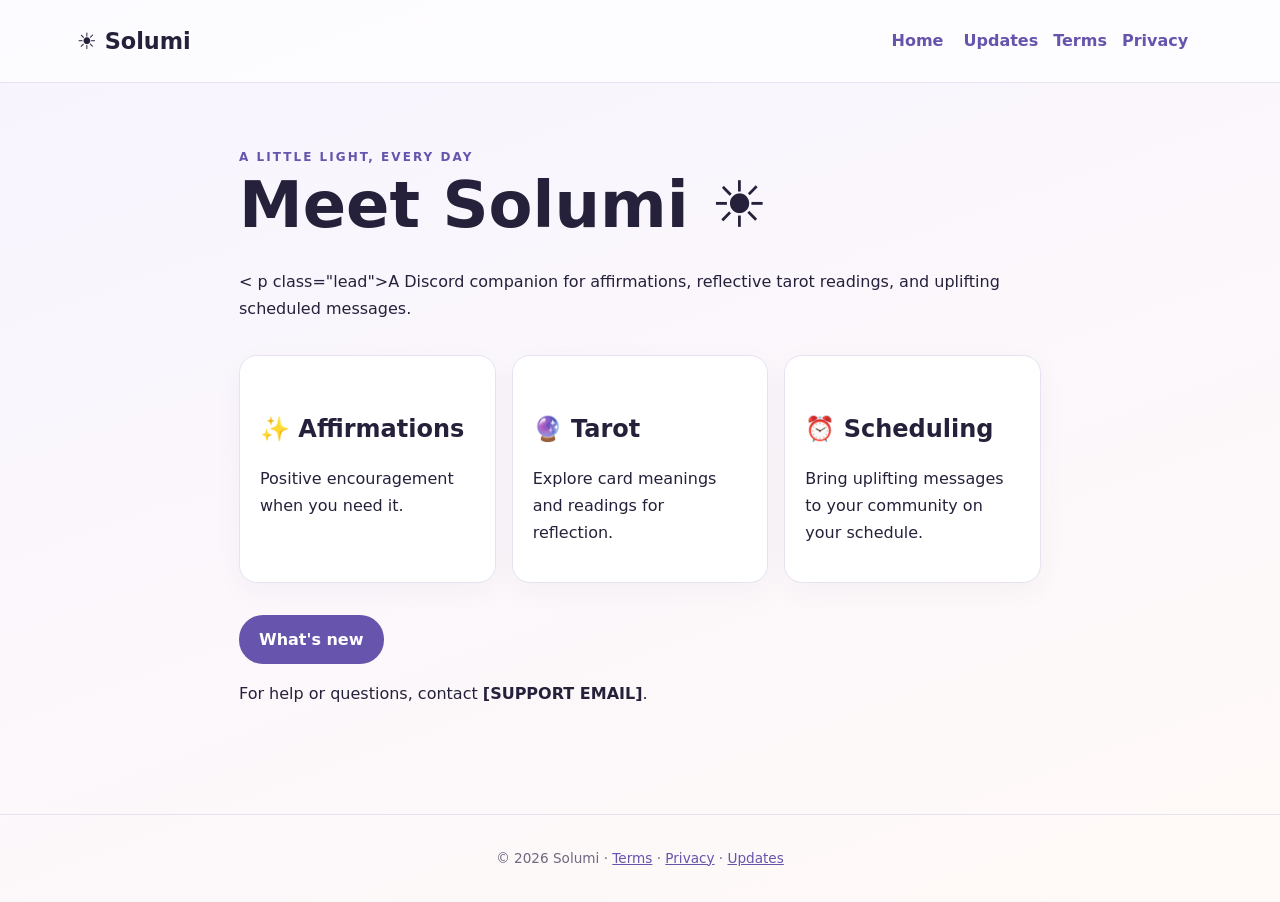
<file: index.html>
<!doctype html><html lang="en"><head><meta charset="utf-8">
  <meta name="viewport" content="width=device-width,initial-scale=1">
  <meta name="description" content="Solumi Discord bot: affirmations, tarot and scheduled messages">
  <title>Home | Solumi</title><link rel="stylesheet" href="style.css">
</head><body><header><a class="brand" href="index.html">☀ Solumi</a><nav><a href="index.html">Home</a>
  <a href="updates.html">Updates</a><a href="terms.html">Terms</a><a href="privacy.html">Privacy</a>
</nav></header><main><div class="eyebrow">A little light, every day</div>
  <h1>Meet Solumi ☀</h1>
  <  p class="lead">A Discord companion for affirmations, reflective tarot readings, and uplifting scheduled messages.</p>
  <div class="tiles"><section class="tile"><h2>✨ Affirmations</h2><p>Positive encouragement when you need it.</p></section>
    <section class="tile"><h2>🔮 Tarot</h2><p>Explore card meanings and readings for reflection.</p>
    </section><section class="tile"><h2>⏰ Scheduling</h2><p>Bring uplifting messages to your community on your schedule.</p>
    </section></div><p><a class="button" href="updates.html">What's new</a>
    </p><p>For help or questions, contact <strong>[SUPPORT EMAIL]</strong>.
    </p></main><footer>© 2026 Solumi · <a href="terms.html">Terms</a> · 
      <a href="privacy.html">Privacy</a> · <a href="updates.html">Updates</a>
    </footer></body></html>
</file>
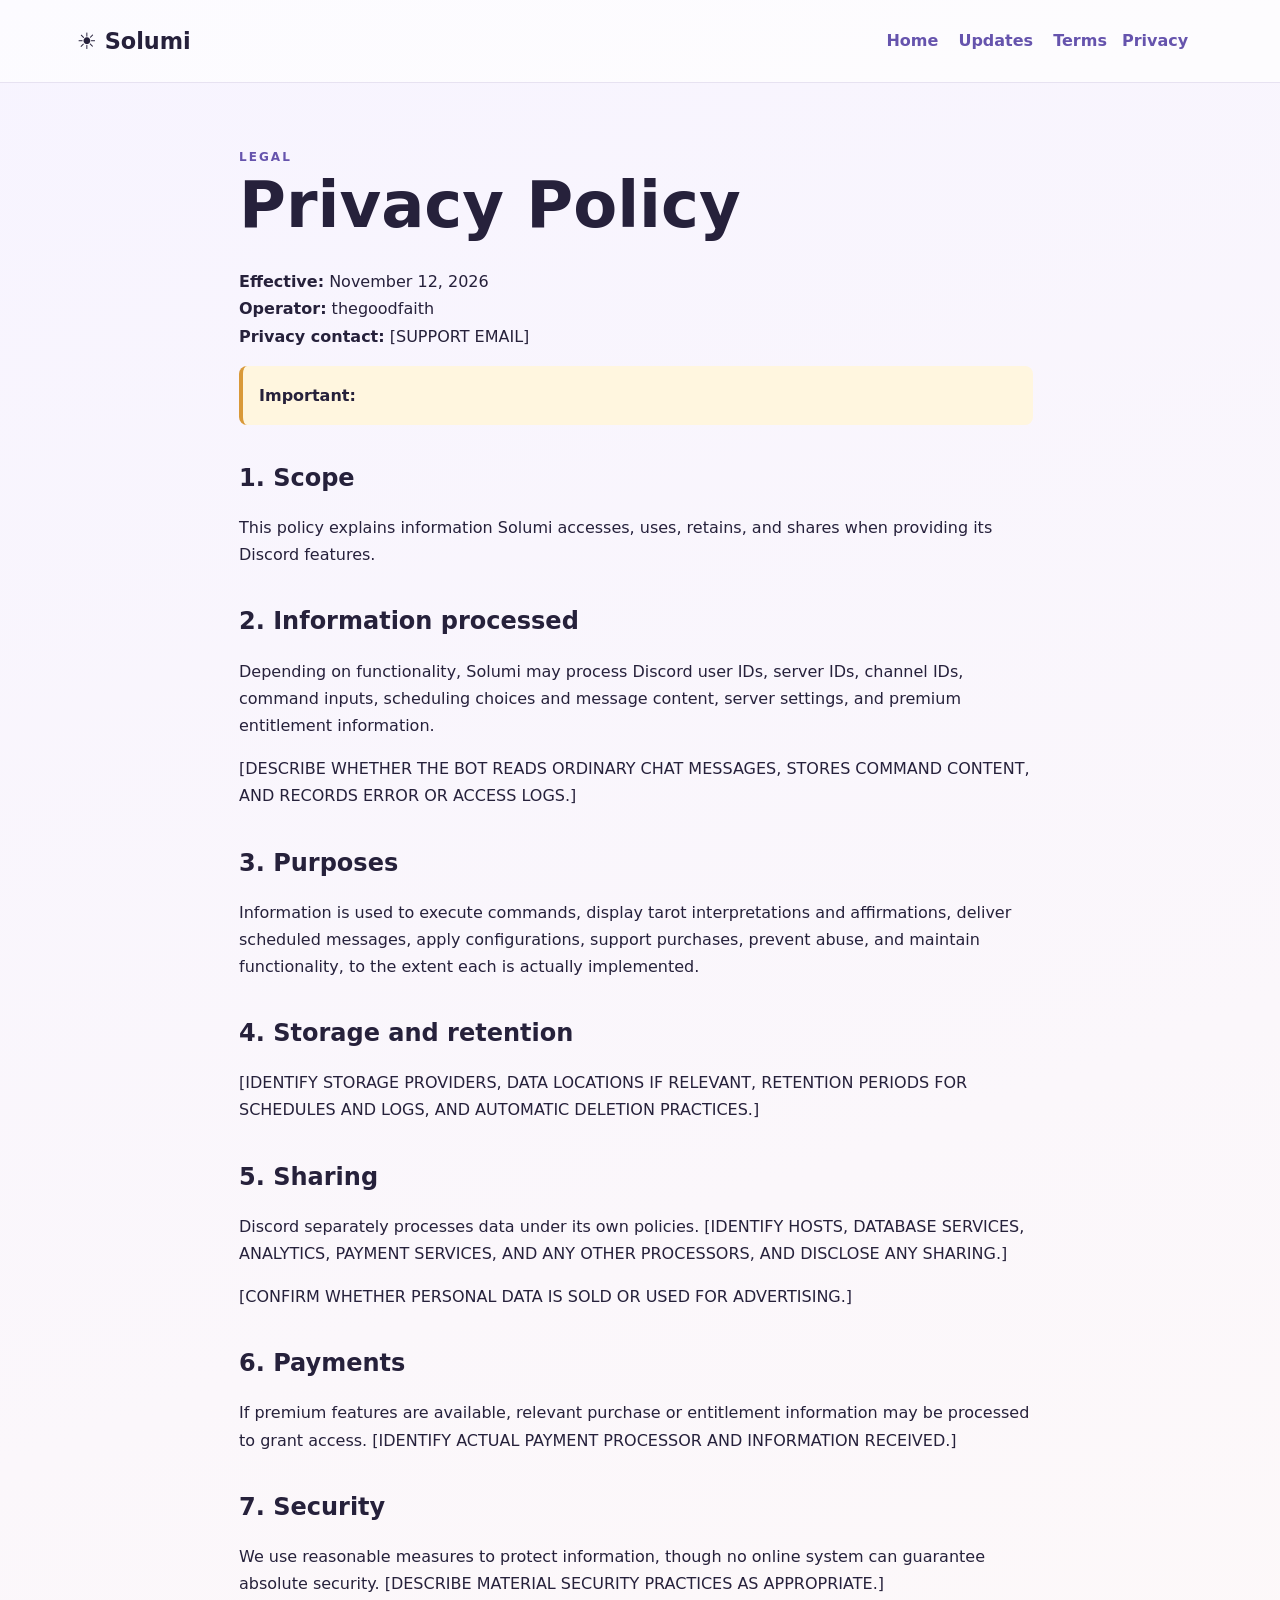
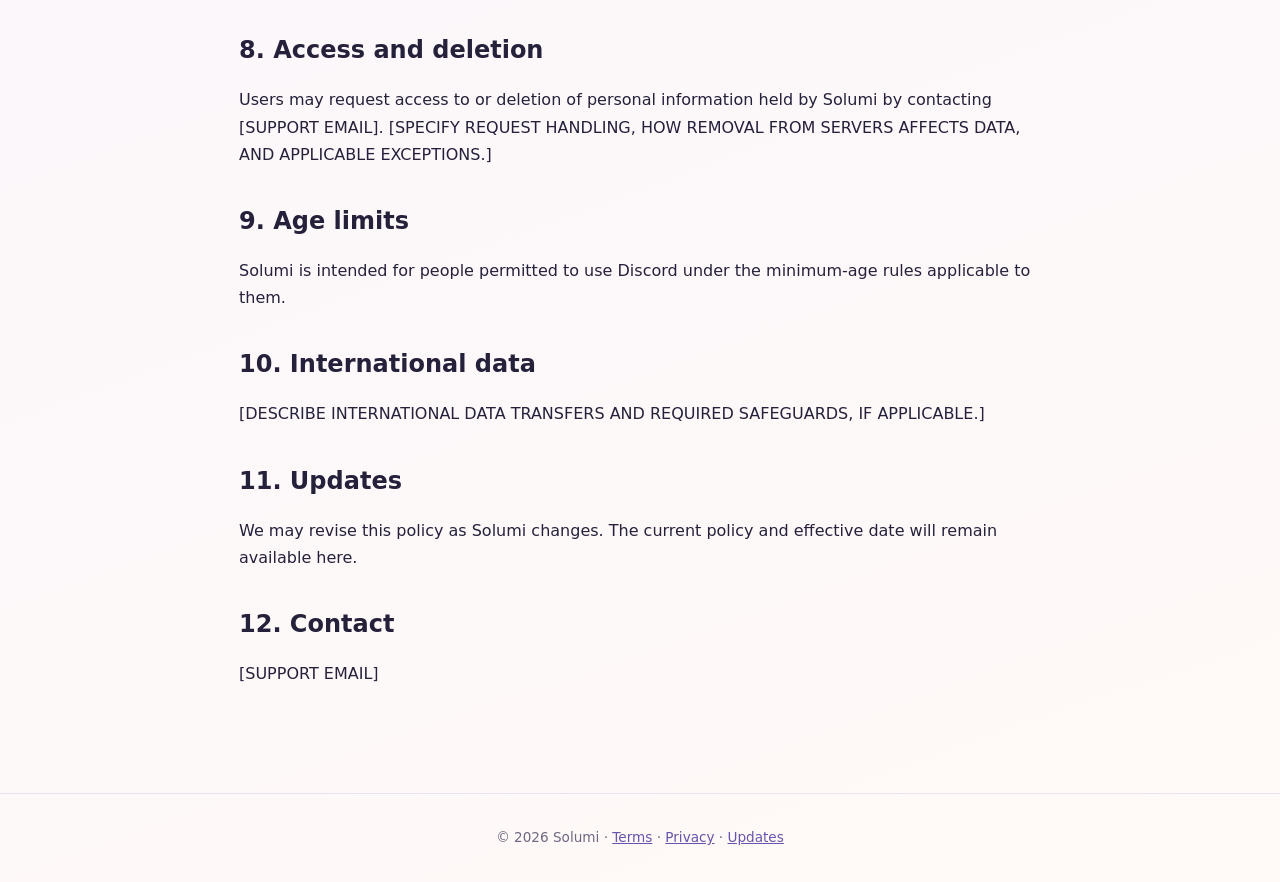
<file: privacy.html>
<!doctype html><html lang="en">
  <head><meta charset="utf-8">
    <meta name="viewport" content="width=device-width,initial-scale=1">
    <meta name="description" content="Solumi Discord bot: affirmations, tarot and scheduled messages">
    <title>Privacy Policy | Solumi</title>
    <link rel="stylesheet" href="style.css">
  </head><body><header>
    <a class="brand" href="index.html">☀ Solumi</a>
    <nav><a href="index.html">Home</a>
      <a href="updates.html">Updates</a>
      <a href="terms.html">Terms</a><a href="privacy.html">Privacy</a></nav>
  </header><main><div class="eyebrow">Legal</div><h1>Privacy Policy</h1>
    <p><strong>Effective:</strong> November 12, 2026<br>
      <strong>Operator:</strong> thegoodfaith<br>
      <strong>Privacy contact:</strong> [SUPPORT EMAIL]</p>
    <p class="notice">
      <strong>Important:</strong> </p><h2>1. Scope</h2><p>This policy explains information Solumi accesses, uses, retains, and shares when providing its Discord features.
      </p><h2>2. Information processed</h2>
    <p>Depending on functionality, Solumi may process Discord user IDs, server IDs, channel IDs, command inputs, scheduling choices and message content, server settings, and premium entitlement information.
    </p><p>[DESCRIBE WHETHER THE BOT READS ORDINARY CHAT MESSAGES, STORES COMMAND CONTENT, AND RECORDS ERROR OR ACCESS LOGS.]
    </p><h2>3. Purposes
    </h2><p>Information is used to execute commands, display tarot interpretations and affirmations, deliver scheduled messages, apply configurations, support purchases, prevent abuse, and maintain functionality, to the extent each is actually implemented.
    </p><h2>4. Storage and retention
    </h2><p>[IDENTIFY STORAGE PROVIDERS, DATA LOCATIONS IF RELEVANT, RETENTION PERIODS FOR SCHEDULES AND LOGS, AND AUTOMATIC DELETION PRACTICES.]
    </p><h2>5. Sharing</h2>
    <p>Discord separately processes data under its own policies. [IDENTIFY HOSTS, DATABASE SERVICES, ANALYTICS, PAYMENT SERVICES, AND ANY OTHER PROCESSORS, AND DISCLOSE ANY SHARING.]
    </p><p>[CONFIRM WHETHER PERSONAL DATA IS SOLD OR USED FOR ADVERTISING.]
    </p><h2>6. Payments</h2>
    <p>If premium features are available, relevant purchase or entitlement information may be processed to grant access. [IDENTIFY ACTUAL PAYMENT PROCESSOR AND INFORMATION RECEIVED.]</p><h2>7. Security</h2><p>We use reasonable measures to protect information, though no online system can guarantee absolute security. [DESCRIBE MATERIAL SECURITY PRACTICES AS APPROPRIATE.]
    </p><h2>8. Access and deletion</h2>
    <p>Users may request access to or deletion of personal information held by Solumi by contacting [SUPPORT EMAIL]. [SPECIFY REQUEST HANDLING, HOW REMOVAL FROM SERVERS AFFECTS DATA, AND APPLICABLE EXCEPTIONS.]
    </p><h2>9. Age limits</h2>
    <p>Solumi is intended for people permitted to use Discord under the minimum-age rules applicable to them.
    </p><h2>10. International data</h2>
    <p>[DESCRIBE INTERNATIONAL DATA TRANSFERS AND REQUIRED SAFEGUARDS, IF APPLICABLE.]
    </p><h2>11. Updates</h2>
    <p>We may revise this policy as Solumi changes. The current policy and effective date will remain available here.
    </p><h2>12. Contact</h2><p>[SUPPORT EMAIL]
    </p></main><footer>© 2026 Solumi · <a href="terms.html">Terms</a> · <a href="privacy.html">Privacy</a> · <a href="updates.html">Updates</a></footer></body></html>
</file>
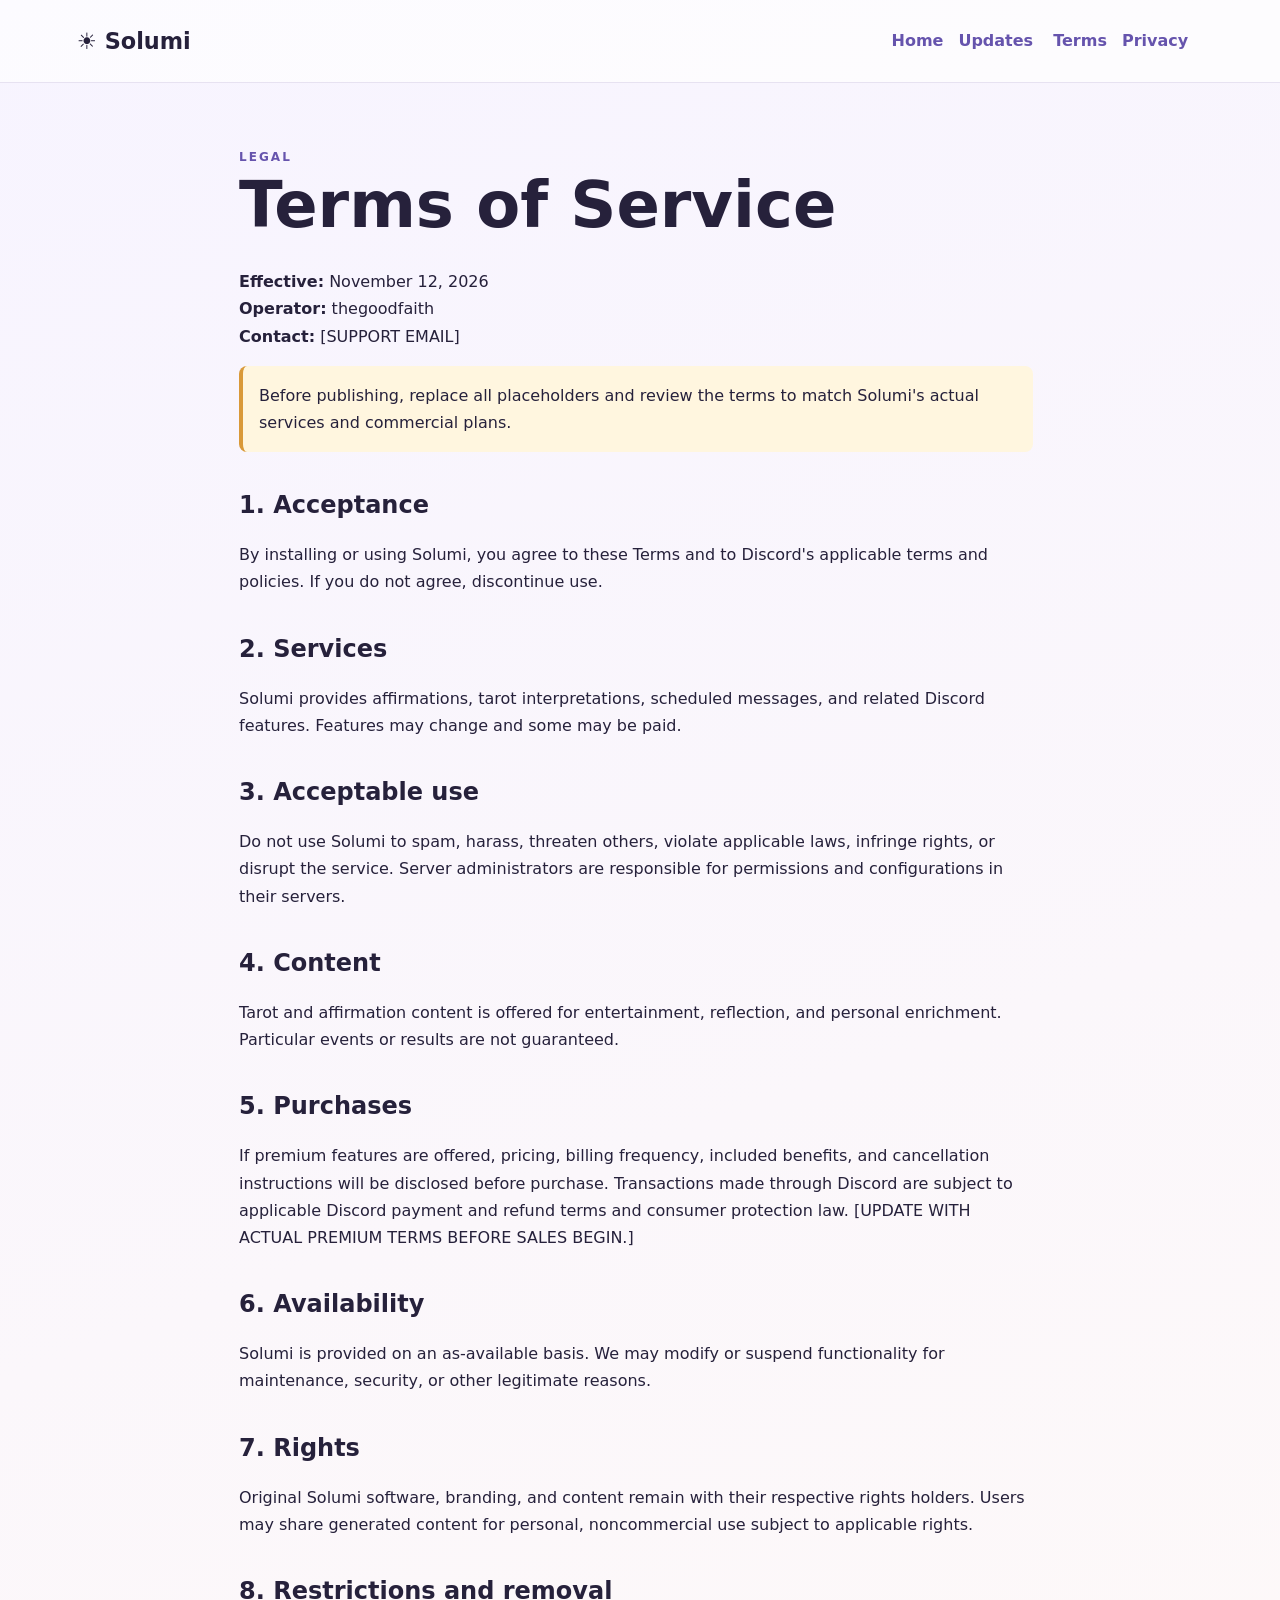
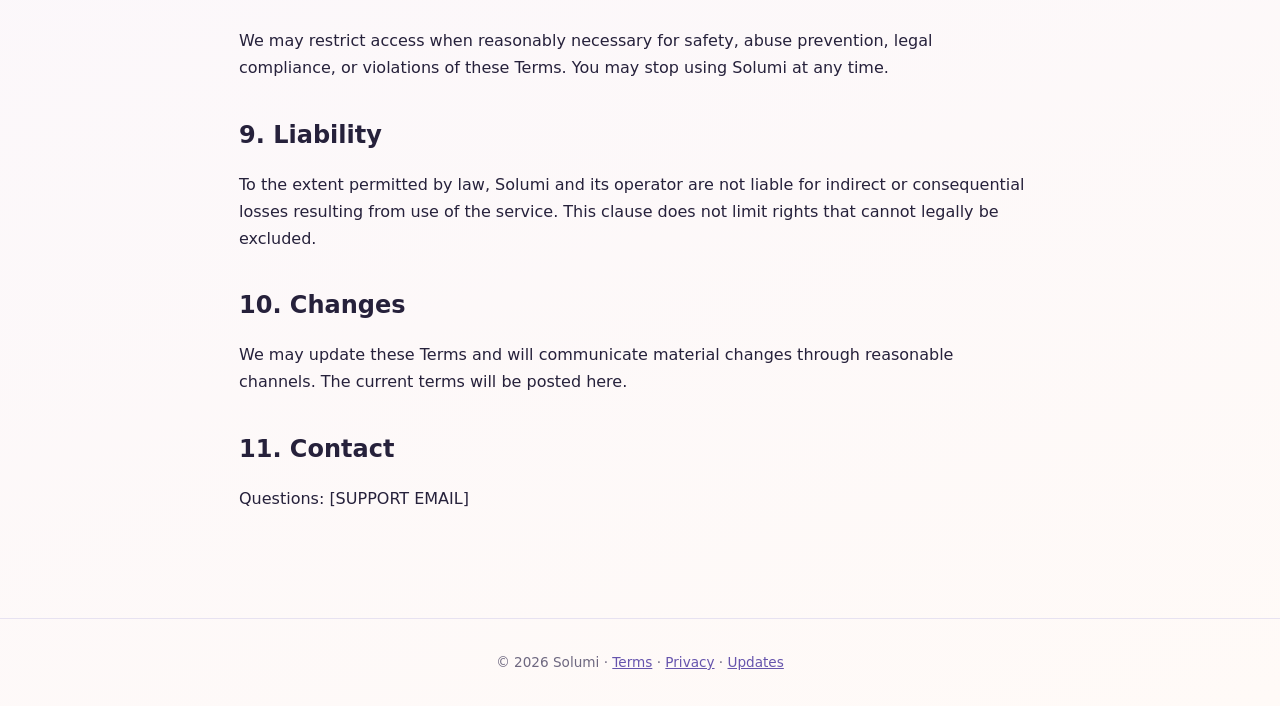
<file: terms.html>
<!doctype html><html lang="en">
  <head><meta charset="utf-8">
    <meta name="viewport" content="width=device-width,initial-scale=1">
    <meta name="description" content="Solumi Discord bot: affirmations, tarot and scheduled messages">
    <title>Terms of Service | Solumi</title><link rel="stylesheet" href="style.css">
  </head><body><header><a class="brand" href="index.html">☀ Solumi</a>
    <nav><a href="index.html">Home</a><a href="updates.html">Updates</a>
      <a href="terms.html">Terms</a><a href="privacy.html">Privacy</a></nav>
  </header><main><div class="eyebrow">Legal</div><h1>Terms of Service</h1>
    <p><strong>Effective:</strong> November 12, 2026<br><strong>Operator:</strong> thegoodfaith <br><strong>Contact:</strong> [SUPPORT EMAIL]</p>
    <p class="notice">Before publishing, replace all placeholders and review the terms to match Solumi's actual services and commercial plans.
    </p><h2>1. Acceptance</h2>
    <p>By installing or using Solumi, you agree to these Terms and to Discord's applicable terms and policies. If you do not agree, discontinue use.
    </p><h2>2. Services</h2>
    <p>Solumi provides affirmations, tarot interpretations, scheduled messages, and related Discord features. Features may change and some may be paid.
    </p><h2>3. Acceptable use</h2>
    <p>Do not use Solumi to spam, harass, threaten others, violate applicable laws, infringe rights, or disrupt the service. Server administrators are responsible for permissions and configurations in their servers.
    </p><h2>4. Content</h2>
    <p>Tarot and affirmation content is offered for entertainment, reflection, and personal enrichment. Particular events or results are not guaranteed.</p><h2>5. Purchases</h2>
    <p>If premium features are offered, pricing, billing frequency, included benefits, and cancellation instructions will be disclosed before purchase. Transactions made through Discord are subject to applicable Discord payment and refund terms and consumer protection law. [UPDATE WITH ACTUAL PREMIUM TERMS BEFORE SALES BEGIN.]</p>
    <h2>6. Availability</h2>
    <p>Solumi is provided on an as-available basis. We may modify or suspend functionality for maintenance, security, or other legitimate reasons.
    </p><h2>7. Rights</h2>
    <p>Original Solumi software, branding, and content remain with their respective rights holders. Users may share generated content for personal, noncommercial use subject to applicable rights.
    </p><h2>8. Restrictions and removal</h2>
    <p>We may restrict access when reasonably necessary for safety, abuse prevention, legal compliance, or violations of these Terms. You may stop using Solumi at any time.
    </p><h2>9. Liability</h2>
    <p>To the extent permitted by law, Solumi and its operator are not liable for indirect or consequential losses resulting from use of the service. This clause does not limit rights that cannot legally be excluded.
    </p><h2>10. Changes</h2>
    <p>We may update these Terms and will communicate material changes through reasonable channels. The current terms will be posted here.
    </p><h2>11. Contact</h2><p>Questions: [SUPPORT EMAIL]
    </p></main><footer>© 2026 Solumi · <a href="terms.html">Terms</a> · <a href="privacy.html">Privacy</a> · <a href="updates.html">Updates</a></footer></body></html>
</file>
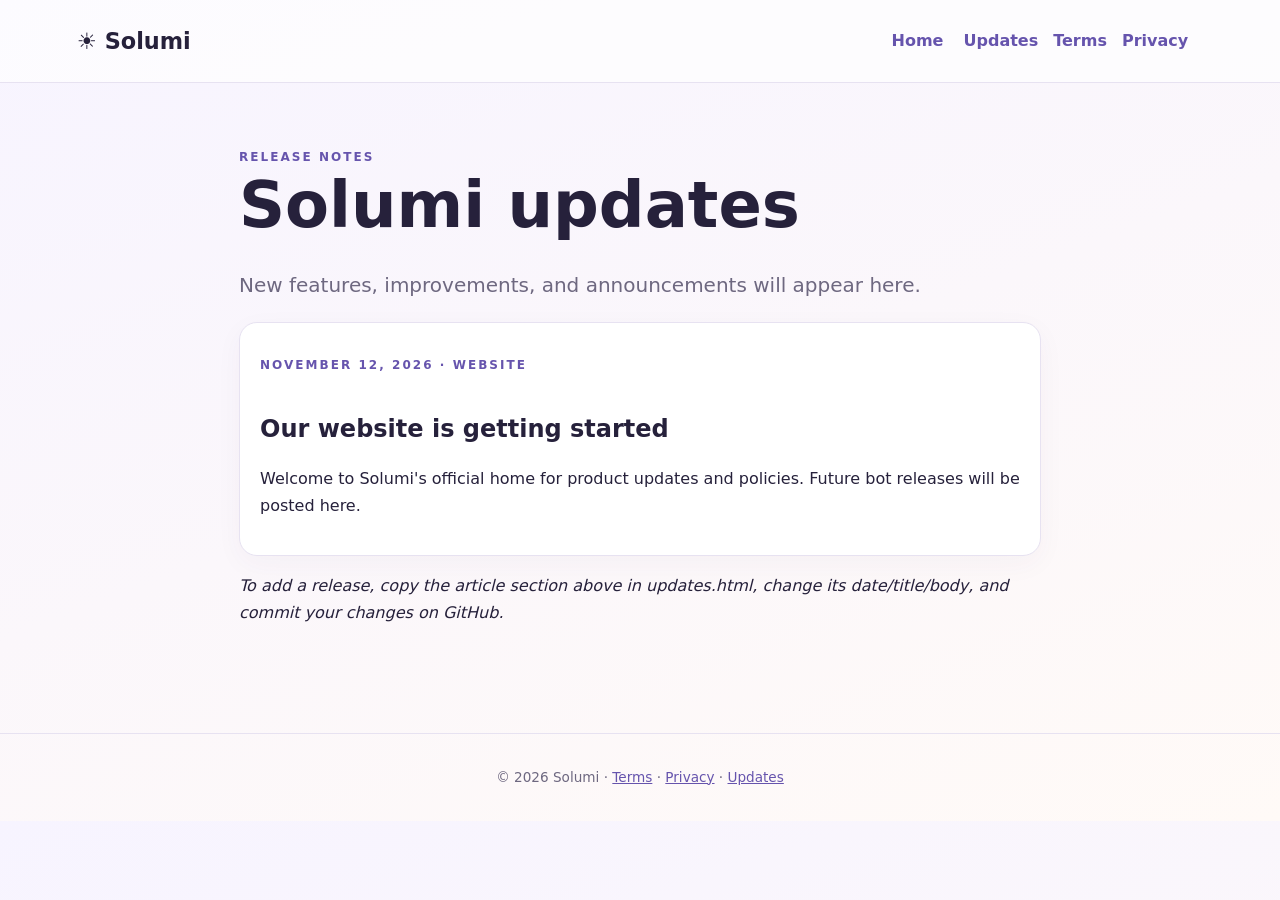
<file: updates.html>
<!doctype html><html lang="en"><head><meta charset="utf-8"><meta name="viewport" content="width=device-width,initial-scale=1"><meta name="description" content="Solumi Discord bot: affirmations, tarot and scheduled messages">
  <title>Updates | Solumi</title><link rel="stylesheet" href="style.css">
</head><body><header>
  <a class="brand" href="index.html">☀ Solumi</a><nav><a href="index.html">Home</a>
    <a href="updates.html">Updates</a><a href="terms.html">Terms</a><a href="privacy.html">Privacy</a></nav>
</header><main><div class="eyebrow">Release notes</div><h1>Solumi updates</h1>
  <p class="lead">New features, improvements, and announcements will appear here.
  </p><section class="tile"><p class="eyebrow">November 12, 2026 · Website</p><h2>Our website is getting started</h2><p>Welcome to Solumi's official home for product updates and policies. Future bot releases will be posted here.
  </p></section><p><em>To add a release, copy the article section above in updates.html, change its date/title/body, and commit your changes on GitHub.</em></p></main><footer>© 2026 Solumi · <a href="terms.html">Terms</a> · <a href="privacy.html">Privacy</a> · <a href="updates.html">Updates</a>
</footer></body></html>
</file>
<file: style.css>
:root{color-scheme:light;--bg:#faf8ff;--ink:#26213b;--muted:#6e6880;--accent:#6654ad;--line:#e7e2f1}*{box-sizing:border-box}body{margin:0;background:linear-gradient(160deg,#f7f4ff,#fffaf7);color:var(--ink);font:16px/1.7 system-ui,-apple-system,Segoe UI,sans-serif}a{color:var(--accent)}header{display:flex;justify-content:space-between;align-items:center;gap:20px;padding:22px 6%;border-bottom:1px solid var(--line);background:#ffffffb0;flex-wrap:wrap}header a{margin-right:15px;text-decoration:none;font-weight:600}header .brand{font-size:1.4rem;font-weight:800;color:var(--ink)}main{max-width:850px;padding:64px 24px 90px;margin:auto}h1{font-size:clamp(2.4rem,6vw,4rem);line-height:1.2;margin:0 0 24px}h2{margin-top:38px;line-height:1.3}p,li{max-width:78ch}.eyebrow{color:var(--accent);text-transform:uppercase;letter-spacing:.17em;font-size:.75rem;font-weight:800}.lead{font-size:1.25rem;color:var(--muted)}.tiles{display:grid;grid-template-columns:repeat(auto-fit,minmax(210px,1fr));gap:16px;margin:32px 0}.tile{background:white;border:1px solid var(--line);border-radius:18px;padding:20px;box-shadow:0 8px 28px #40345c0a}.tile a{font-weight:700}footer{border-top:1px solid var(--line);text-align:center;color:var(--muted);padding:32px;font-size:.85rem}.notice{background:#fff6df;border-left:4px solid #d99939;padding:16px;border-radius:8px}.button{display:inline-block;padding:11px 20px;border-radius:24px;background:var(--accent);color:white;text-decoration:none;font-weight:700}@media(max-width:600px){main{padding-top:42px}header nav a{display:inline-block;margin-bottom:4px}}
</file>
